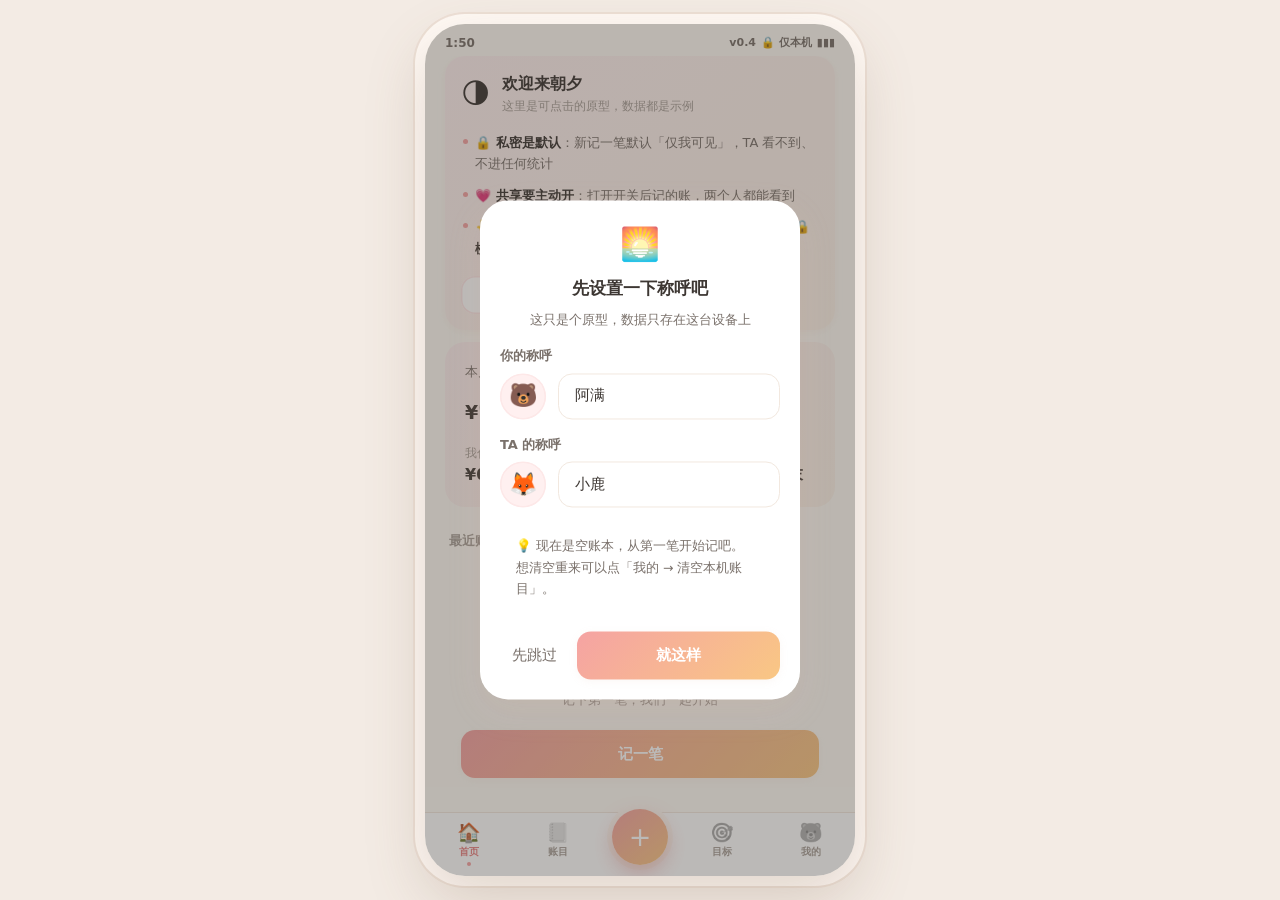
<file: index.html>
<!DOCTYPE html>
<html lang="zh-CN">
<head>
<meta charset="UTF-8">
<meta name="viewport" content="width=device-width, initial-scale=1, maximum-scale=1, viewport-fit=cover">
<meta name="theme-color" content="#FFFBF5">
<meta name="apple-mobile-web-app-capable" content="yes">
<meta name="apple-mobile-web-app-status-bar-style" content="default">
<meta name="color-scheme" content="light dark">
<title>朝夕 Husafe · 两个人一本账</title>
<link rel="stylesheet" href="css/app.css">
<link rel="icon" href="data:image/svg+xml,<svg xmlns='http://www.w3.org/2000/svg' viewBox='0 0 100 100'><text y='.9em' font-size='90'>🌅</text></svg>">
<script>
  // 尽早应用主题，避免深色模式下白屏闪一下
  (function () {
    try {
      var raw = localStorage.getItem('husafe.state.v1') || localStorage.getItem('mochi.state.v1');
      var t = raw ? (JSON.parse(raw).theme || 'auto') : 'auto';
      if (t !== 'auto') document.documentElement.setAttribute('data-theme', t);
    } catch (e) {}
  })();
</script>
</head>
<body>

<div id="phone">

  <!-- 状态栏（装饰） -->
  <div class="statusbar">
    <span id="sb-time">9:41</span>
    <span class="sb-right">
      <span id="build-tag">v0.4</span>
      <span>🔒 仅本机</span><span>▮▮▮</span>
    </span>
  </div>

  <!-- 主滚动区 -->
  <main class="screen" id="screen"></main>

  <!-- 底部导航 -->
  <nav class="tabbar" id="tabbar"></nav>

  <!-- 遮罩 / 记账弹层 / 通用弹窗 / Toast -->
  <div class="scrim" id="scrim"></div>
  <div class="sheet" id="sheet"></div>
  <div class="modal" id="modal"></div>
  <div class="toast" id="toast"></div>

</div>

<script src="js/data.js"></script>
<script src="js/sync.js"></script>
<script src="js/config.js"></script>
<script src="js/app.js"></script>
<script>
  /* ------------------------------------------------------------------
     缓存穿透（重要）
     
     GitHub Pages 给 .js 文件设了约 10 分钟的缓存，而且普通刷新
     （甚至 Ctrl+Shift+R）有时也绕不过它。
     结果就是：代码已经传到服务器了，浏览器却还在用旧版本 ——
     表现为「改了代码但页面没变化」。
     
     这段在页面加载后立刻用带时间戳的地址重新取一次 app.js，
     只为了校验版本。如果发现服务器版本更新，就自动重新加载页面
     （带 ?v= 参数，强制走新文件）。
     
     整个过程最多发生一次，不会循环。
     ------------------------------------------------------------------ */
  (function freshBoot() {
    if (location.search.indexOf('v=') >= 0) return;   // 已经带版本参数了，不再折腾
    fetch('js/app.js?t=' + Date.now())
      .then(function (r) { return r.text(); })
      .then(function (code) {
        var m = code.match(/BUILD = '(v[\d.]+)'/);
        var remote = m ? m[1] : null;
        var shown = document.getElementById('build-tag');
        var local = shown ? shown.textContent.trim() : null;
        // 服务器版本和页面上显示的不一样 → 说明用的是缓存，强制重载
        if (remote && local && remote !== local) {
          var u = location.pathname + '?v=' + Date.now();
          location.replace(u);
        }
      })
      .catch(function () { /* 离线或 file:// 打开，忽略 */ });
  })();
</script>
<script>
  /* ------------------------------------------------------------------
     启动顺序很重要：
       1. 同步读 localStorage 里的配置（已有配置时立即可用）
       2. 否则异步读同目录的 husafe-config.json
       3. 配置就绪后再启动同步 —— 否则异步配置还没回来，
          startSync 就已经跑完并跳过了，刷新后会出现「登录了却不同步」
     ------------------------------------------------------------------ */
  (function initSync() {
    if (typeof HusafeSync === 'undefined') return;

    // 优先用内联配置（js/config.js）—— 这个不需要服务器，双击也能用
    var inline = (typeof window !== 'undefined' && window.HUSAFE_CONFIG) || null;
    var fromLS = null;
    try { fromLS = JSON.parse(localStorage.getItem('husafe.cfg') || 'null'); } catch (e) {}

    function boot(cfg) {
      if (!cfg || !cfg.url || !cfg.anonKey) return;      // 纯本地模式
      HusafeSync.configure(cfg);
      try { startSync(); } catch (e) { console.warn('同步启动失败：', e); }
      try { render(); } catch (e) {}                      // 让「我的」页反映登录状态
    }

    if (inline && inline.url && inline.anonKey) { boot(inline); return; }
    if (fromLS && fromLS.url && fromLS.anonKey) { boot(fromLS); return; }

    // 兜底：读同目录的 husafe-config.json。
    // 用 file:// 打开时这个 fetch 会被拦，属正常情况，静默忽略。
    fetch('husafe-config.json')
      .then(function (r) { return r.ok ? r.json() : null; })
      .then(boot)
      .catch(function () { /* 纯本地模式 */ });
  })();
</script>
<script>
  // 状态栏时间
  (function tick() {
    const el = document.getElementById('sb-time');
    if (!el) return;
    const d = new Date();
    el.textContent = d.getHours() + ':' + String(d.getMinutes()).padStart(2, '0');
    setTimeout(tick, 30000);
  })();
</script>

</body>
</html>
</file>
<file: css/app.css>
/* ==========================================================================
   朝夕 Husafe · 两个人一本账 — 设计系统
   风格：温柔治愈 / 奶油浅粉 / 大圆角，含深色模式
   Token 与 docs/03-视觉规范.md 一一对应
   ========================================================================== */

:root {
  /* ---- 主色板 ---- */
  --cream:      #FFFBF5;
  --surface:    #FFFFFF;
  --pink:       #F5A3A3;
  --pink-deep:  #E88585;
  --pink-soft:  #FDE8E8;
  --pink-mist:  #FFF0F0;
  --peach:      #F9C784;
  --ink:        #3D3733;
  --ink-mid:    #7A716B;
  --ink-soft:   #A89F98;
  --line:       #F2E8DF;

  /* ---- 功能色（克制） ---- */
  --mint:   #8FD3B6;
  --amber:  #F0B775;
  --coral:  #EE8B7A;

  /* ---- 私密账目（低调，不隐藏） ---- */
  --private-bg: #FAF7F4;
  --private-bar: #DED3C9;

  /* ---- 字体 ---- */
  --font: "PingFang SC", "HarmonyOS Sans SC", "Microsoft YaHei",
          -apple-system, BlinkMacSystemFont, system-ui, sans-serif;

  /* ---- 间距 ---- */
  --sp-1: 4px;  --sp-2: 8px;  --sp-3: 12px; --sp-4: 16px;
  --sp-5: 20px; --sp-6: 24px; --sp-8: 32px;

  /* ---- 圆角 ---- */
  --r-sm: 10px; --r-md: 14px; --r-lg: 20px; --r-xl: 28px; --r-full: 999px;

  /* ---- 阴影（暖棕，非黑） ---- */
  --shadow-sm: 0 2px 8px rgba(214, 178, 160, 0.10);
  --shadow-md: 0 6px 20px rgba(214, 178, 160, 0.14);
  --shadow-lg: 0 12px 32px rgba(214, 178, 160, 0.18);

  --tabbar-h: 64px;
}

/* ==========================================================================
   深色模式
   覆盖 --line / --surface 这类整块颜色即可，因为组件一律引用 var()。
   暗色不用纯黑，用暖深棕，保持治愈感。
   ========================================================================== */

:root[data-theme="dark"] {
  --cream:      #241F1C;
  --surface:    #332C28;
  --pink:       #E89494;
  --pink-deep:  #F0A9A9;
  --pink-soft:  rgba(232, 148, 148, 0.16);
  --pink-mist:  rgba(232, 148, 148, 0.10);
  --peach:      #E0B177;
  --ink:        #F5EDE7;
  --ink-mid:    #C4B8AE;
  --ink-soft:   #97897E;
  --line:       #423A35;

  --mint:  #7BC4A4;
  --amber: #DB9F5E;
  --coral: #E27C68;

  --private-bg:  #2B2521;
  --private-bar: #4A4038;

  --shadow-sm: 0 2px 8px rgba(0, 0, 0, 0.30);
  --shadow-md: 0 6px 20px rgba(0, 0, 0, 0.38);
  --shadow-lg: 0 12px 32px rgba(0, 0, 0, 0.48);
}

@media (prefers-color-scheme: dark) {
  :root:not([data-theme="light"]) {
    --cream:      #241F1C;
    --surface:    #332C28;
    --pink:       #E89494;
    --pink-deep:  #F0A9A9;
    --pink-soft:  rgba(232, 148, 148, 0.16);
    --pink-mist:  rgba(232, 148, 148, 0.10);
    --peach:      #E0B177;
    --ink:        #F5EDE7;
    --ink-mid:    #C4B8AE;
    --ink-soft:   #97897E;
    --line:       #423A35;
    --mint:  #7BC4A4;
    --amber: #DB9F5E;
    --coral: #E27C68;
    --private-bg:  #2B2521;
    --private-bar: #4A4038;
    --shadow-sm: 0 2px 8px rgba(0, 0, 0, 0.30);
    --shadow-md: 0 6px 20px rgba(0, 0, 0, 0.38);
    --shadow-lg: 0 12px 32px rgba(0, 0, 0, 0.48);
  }
}

/* 深色下这几处渐变底需要单独调暗，否则亮得刺眼 */
:root[data-theme="dark"] .hero,
:root[data-theme="dark"] .onboard,
:root[data-theme="dark"] .couple-card {
  background: linear-gradient(140deg, rgba(232,148,148,0.14) 0%, rgba(249,199,132,0.10) 100%);
}
:root[data-theme="dark"] .alert-bar {
  background: linear-gradient(120deg, rgba(219,159,94,0.18), rgba(226,124,104,0.16));
}
:root[data-theme="dark"] .goal-item.done {
  background: linear-gradient(140deg, rgba(123,196,164,0.16) 0%, rgba(123,196,164,0.06) 100%);
}
:root[data-theme="dark"] .toast {
  background: rgba(245, 237, 231, 0.92);
  color: #241F1C;
}

@media (prefers-color-scheme: dark) {
  :root:not([data-theme="light"]) .hero,
  :root:not([data-theme="light"]) .onboard,
  :root:not([data-theme="light"]) .couple-card {
    background: linear-gradient(140deg, rgba(232,148,148,0.14) 0%, rgba(249,199,132,0.10) 100%);
  }
  :root:not([data-theme="light"]) .alert-bar {
    background: linear-gradient(120deg, rgba(219,159,94,0.18), rgba(226,124,104,0.16));
  }
  :root:not([data-theme="light"]) .goal-item.done {
    background: linear-gradient(140deg, rgba(123,196,164,0.16) 0%, rgba(123,196,164,0.06) 100%);
  }
  :root:not([data-theme="light"]) .toast {
    background: rgba(245, 237, 231, 0.92);
    color: #241F1C;
  }
}

/* ==========================  基础重置  ========================== */

* { box-sizing: border-box; -webkit-tap-highlight-color: transparent; }

html, body {
  margin: 0; padding: 0;
  font-family: var(--font);
  color: var(--ink);
  background: #F3EBE4;
  font-size: 15px;
  line-height: 1.5;
  -webkit-font-smoothing: antialiased;
}

button { font-family: inherit; border: none; background: none; cursor: pointer; color: inherit; }
input, textarea, select { font-family: inherit; font-size: inherit; color: inherit; }
ul { margin: 0; padding: 0; list-style: none; }
h1, h2, h3, h4, p { margin: 0; }

/* ==========================  手机外框  ========================== */

#phone {
  position: relative;
  width: 100%;
  max-width: 430px;
  height: 100vh;
  height: 100dvh;
  margin: 0 auto;
  background: var(--cream);
  display: flex;
  flex-direction: column;
  overflow: hidden;
}

/* 桌面端：显示为居中的手机框 */
@media (min-width: 768px) {
  body { display: flex; align-items: center; justify-content: center; padding: 24px 0; }
  #phone {
    height: min(880px, calc(100vh - 48px));
    border-radius: 40px;
    box-shadow: 0 24px 60px rgba(120, 90, 70, 0.22), 0 0 0 10px #FFF9F4, 0 0 0 12px #EDE0D6;
  }
}

/* Status bar (装饰) */
.statusbar {
  display: flex; justify-content: space-between; align-items: center;
  padding: 10px var(--sp-5) 4px;
  font-size: 12px; font-weight: 600; color: var(--ink-mid);
  flex: none;
}
.statusbar .sb-right { display: flex; gap: 5px; align-items: center; font-size: 11px; }

/* ==========================  顶栏  ========================== */

.topbar {
  flex: none;
  padding: var(--sp-2) var(--sp-5) var(--sp-3);
  display: flex; align-items: center; justify-content: space-between;
  gap: var(--sp-3);
  background: var(--cream);
}
.topbar .tb-title { font-size: 22px; font-weight: 700; letter-spacing: -0.3px; }
.topbar .tb-sub { font-size: 13px; color: var(--ink-soft); margin-top: 1px; }
.topbar .tb-actions { display: flex; gap: var(--sp-2); }

.icon-btn {
  width: 40px; height: 40px; border-radius: var(--r-full);
  background: var(--surface); box-shadow: var(--shadow-sm);
  display: flex; align-items: center; justify-content: center;
  font-size: 17px; transition: transform 150ms;
}
.icon-btn:active { transform: scale(0.94); }

/* ==========================  滚动区  ========================== */

.screen {
  flex: 1 1 auto;
  overflow-y: auto;
  overflow-x: hidden;
  padding: 0 var(--sp-5) calc(var(--tabbar-h) + 40px);
  scrollbar-width: none;
  -webkit-overflow-scrolling: touch;
}
.screen::-webkit-scrollbar { display: none; }

.screen-enter { animation: screenIn 220ms ease-out; }
@keyframes screenIn {
  from { opacity: 0; transform: translateY(8px); }
  to   { opacity: 1; transform: translateY(0); }
}

/* ==========================  卡片  ========================== */

.card {
  background: var(--surface);
  border-radius: var(--r-lg);
  padding: var(--sp-4);
  box-shadow: var(--shadow-sm);
  margin-bottom: var(--sp-3);
}

.card-title {
  display: flex; align-items: center; justify-content: space-between;
  font-size: 15px; font-weight: 600; margin-bottom: var(--sp-3);
}
.card-title .ct-link { font-size: 13px; font-weight: 500; color: var(--pink-deep); }

.section-label {
  font-size: 13px; font-weight: 600; color: var(--ink-soft);
  margin: var(--sp-6) 0 var(--sp-2) var(--sp-1);
}

/* ==========================  首页：共用概览  ========================== */

.hero {
  background: linear-gradient(140deg, #FFF0F0 0%, #FDF3E9 100%);
  border-radius: var(--r-lg);
  padding: var(--sp-5);
  margin-bottom: var(--sp-3);
}
.hero-label { font-size: 13px; color: var(--ink-mid); }
.hero-amount {
  font-size: 32px; font-weight: 700; letter-spacing: -1px;
  font-variant-numeric: tabular-nums;
  margin: 2px 0 var(--sp-3);
}
.hero-amount .cur { font-size: 19px; font-weight: 600; margin-right: 1px; }
.hero-split { display: flex; gap: var(--sp-5); }
.hero-split .hs-item { flex: 1; }
.hero-split .hs-k { font-size: 12px; color: var(--ink-soft); }
.hero-split .hs-v {
  font-size: 16px; font-weight: 600; font-variant-numeric: tabular-nums;
  margin-top: 1px;
}

/* ==========================  预算条  ========================== */

.budget-row { margin-bottom: var(--sp-3); }
.budget-row:last-child { margin-bottom: 0; }
.budget-head {
  display: flex; justify-content: space-between; align-items: baseline;
  font-size: 13px; margin-bottom: 6px;
}
.budget-head .bh-name { display: flex; align-items: center; gap: 5px; color: var(--ink-mid); }
.budget-head .bh-val { font-weight: 600; font-variant-numeric: tabular-nums; }
.bar {
  height: 8px; border-radius: var(--r-full);
  background: var(--line); overflow: hidden;
}
.bar-fill {
  height: 100%; border-radius: var(--r-full);
  background: linear-gradient(90deg, var(--pink), var(--peach));
  transition: width 600ms ease-out;
}
.bar-fill.warn  { background: linear-gradient(90deg, var(--peach), var(--amber)); }
.bar-fill.over  { background: linear-gradient(90deg, var(--amber), var(--coral)); }
.budget-hint { font-size: 12px; color: var(--ink-soft); margin-top: 6px; }

/* ==========================  目标进度环  ========================== */

.goal-card { display: flex; align-items: center; gap: var(--sp-4); }
.ring { position: relative; flex: none; }
.ring svg { display: block; transform: rotate(-90deg); }
.ring-label {
  position: absolute; inset: 0;
  display: flex; flex-direction: column; align-items: center; justify-content: center;
}
.ring-pct { font-size: 19px; font-weight: 700; color: var(--pink-deep); font-variant-numeric: tabular-nums; }
.ring-pct.done { color: #4FAE86; }
.ring-sub { font-size: 10px; color: var(--ink-soft); margin-top: -1px; }

.goal-info { flex: 1; min-width: 0; }
.goal-name { font-size: 17px; font-weight: 700; display: flex; align-items: center; gap: 6px; }
.goal-meta { font-size: 13px; color: var(--ink-mid); margin-top: 4px; }
.goal-meta strong { color: var(--ink); font-variant-numeric: tabular-nums; }
.goal-days { font-size: 12px; color: var(--ink-soft); margin-top: 6px; }

/* ==========================  账目列表  ========================== */

.day-group { margin-bottom: var(--sp-3); }
.day-head {
  display: flex; justify-content: space-between; align-items: baseline;
  font-size: 12px; color: var(--ink-soft); padding: 0 var(--sp-1) 6px;
}
.day-head .dh-sum { font-variant-numeric: tabular-nums; font-weight: 600; color: var(--ink-mid); }

.rec {
  display: flex; align-items: center; gap: var(--sp-3);
  background: var(--surface);
  padding: var(--sp-3) var(--sp-4);
  border-radius: var(--r-md);
  margin-bottom: 6px;
  box-shadow: var(--shadow-sm);
  position: relative; overflow: hidden;
  transition: transform 150ms;
}
.rec:active { transform: scale(0.99); }

/* 私密账目：低调处理，不做隐藏式遮罩 */
.rec.is-private { background: var(--private-bg); box-shadow: none; }
.rec.is-private::before {
  content: ""; position: absolute; left: 0; top: 0; bottom: 0;
  width: 3px; background: var(--private-bar);
}

.rec-icon {
  width: 40px; height: 40px; flex: none;
  border-radius: var(--r-md);
  background: var(--pink-mist);
  display: flex; align-items: center; justify-content: center; font-size: 19px;
}
.rec-body { flex: 1; min-width: 0; }
.rec-name {
  font-size: 15px; font-weight: 500;
  display: flex; align-items: center; gap: 6px;
}
.rec-sub {
  font-size: 12px; color: var(--ink-soft); margin-top: 2px;
  white-space: nowrap; overflow: hidden; text-overflow: ellipsis;
}
.rec-amt {
  flex: none; text-align: right;
  font-size: 16px; font-weight: 700; font-variant-numeric: tabular-nums;
}
.rec-amt.income { color: #4FAE86; }
.rec-amt .rec-amt-sub { display: block; font-size: 11px; font-weight: 500; color: var(--ink-soft); }

/* 徽标 */
.badge {
  display: inline-flex; align-items: center; gap: 3px;
  font-size: 10px; font-weight: 600;
  padding: 1px 6px; border-radius: var(--r-full);
  line-height: 1.6;
}
.badge-shared  { background: var(--pink-soft); color: var(--pink-deep); }
.badge-private { background: #EFE8E1; color: #8C8177; }
.badge-goal    { background: #E6F6EF; color: #4FAE86; }

/* 筛选胶囊 */
.chips {
  display: flex; gap: var(--sp-2); overflow-x: auto;
  padding: var(--sp-2) 0 var(--sp-3);
  scrollbar-width: none;
}
.chips::-webkit-scrollbar { display: none; }
.chip {
  flex: none; padding: 7px 14px; border-radius: var(--r-full);
  background: var(--surface); box-shadow: var(--shadow-sm);
  font-size: 13px; font-weight: 500; color: var(--ink-mid);
  transition: all 180ms;
}
.chip.on {
  background: linear-gradient(135deg, var(--pink), var(--peach));
  color: #fff; font-weight: 600;
}

/* ==========================  统计  ========================== */

.seg {
  display: flex; background: var(--surface);
  border-radius: var(--r-full); padding: 3px; box-shadow: var(--shadow-sm);
  margin-bottom: var(--sp-4);
}
.seg-item {
  flex: 1; text-align: center; padding: 8px 0;
  font-size: 13px; font-weight: 600; color: var(--ink-soft);
  border-radius: var(--r-full); transition: all 200ms;
}
.seg-item.on {
  background: linear-gradient(135deg, var(--pink), var(--peach));
  color: #fff;
}

.donut-wrap { display: flex; align-items: center; gap: var(--sp-4); }
.donut-center { position: absolute; inset: 0; display: flex; flex-direction: column;
  align-items: center; justify-content: center; }
.donut-center .dc-k { font-size: 11px; color: var(--ink-soft); }
.donut-center .dc-v { font-size: 17px; font-weight: 700; font-variant-numeric: tabular-nums; }

.legend { flex: 1; min-width: 0; }
.legend-item {
  display: flex; align-items: center; gap: var(--sp-2);
  font-size: 13px; padding: 3px 0;
}
.legend-dot { width: 9px; height: 9px; border-radius: var(--r-full); flex: none; }
.legend-name { flex: 1; color: var(--ink-mid); }
.legend-val { font-weight: 600; font-variant-numeric: tabular-nums; }

.rank-row { margin-bottom: var(--sp-3); }
.rank-row:last-child { margin-bottom: 0; }
.rank-head { display: flex; justify-content: space-between; font-size: 13px; margin-bottom: 5px; }
.rank-head .rk-pct { color: var(--ink-soft); font-variant-numeric: tabular-nums; }

.trend { display: flex; align-items: flex-end; justify-content: space-between; height: 120px; gap: 6px; }
.trend-col { flex: 1; display: flex; flex-direction: column; align-items: center; height: 100%; justify-content: flex-end; }
.trend-bar {
  width: 100%; max-width: 26px; border-radius: 6px 6px 3px 3px;
  background: var(--pink-soft); transition: height 600ms ease-out;
}
.trend-bar.on { background: linear-gradient(180deg, var(--pink), var(--peach)); }
.trend-lbl { font-size: 11px; color: var(--ink-soft); margin-top: 6px; }
.trend-lbl.on { color: var(--pink-deep); font-weight: 600; }

.insight {
  display: flex; gap: var(--sp-2);
  background: var(--pink-mist); border-radius: var(--r-md);
  padding: var(--sp-3); font-size: 13px; color: var(--ink-mid);
  margin-top: var(--sp-3);
}

/* ==========================  分类预算  ========================== */

.budget-item { margin-bottom: var(--sp-4); }
.budget-item:last-child { margin-bottom: 0; }

/* 预算编辑行 */
.budget-edit {
  display: flex; align-items: center; gap: var(--sp-3);
  padding: var(--sp-2) 0; border-bottom: 1px solid var(--line);
}
.budget-edit:last-child { border-bottom: none; }
.budget-edit .be-ico {
  width: 34px; height: 34px; flex: none; border-radius: var(--r-sm);
  background: var(--pink-mist);
  display: flex; align-items: center; justify-content: center; font-size: 17px;
}
.budget-edit .be-name { flex: 1; min-width: 0; font-size: 14px; font-weight: 500; }
.budget-edit .be-suggest { font-size: 11px; color: var(--ink-soft); margin-top: 1px; }
.budget-edit .be-input {
  width: 96px; flex: none; height: 38px; text-align: right;
  padding: 0 var(--sp-2); border-radius: var(--r-sm);
  border: 1.5px solid var(--line); background: var(--surface); outline: none;
  font-variant-numeric: tabular-nums;
}
.budget-edit .be-input:focus { border-color: var(--pink); }
.budget-edit.on .be-input { border-color: var(--pink); background: var(--pink-mist); }

/* 预算合计条 */
.budget-total {
  display: flex; align-items: center; justify-content: space-between;
  background: var(--pink-mist); border-radius: var(--r-md);
  padding: var(--sp-3) var(--sp-4); margin-bottom: var(--sp-4);
  font-size: 13px; color: var(--ink-mid);
}
.budget-total b { font-size: 16px; color: var(--ink); font-variant-numeric: tabular-nums; }

/* 首页预算提醒 */
.alert-bar {
  display: flex; gap: var(--sp-2); align-items: flex-start;
  background: linear-gradient(120deg, #FFF4E6, #FDE8E8);
  border-radius: var(--r-md); padding: var(--sp-3) var(--sp-4);
  font-size: 13px; color: var(--ink-mid); line-height: 1.6;
  margin-bottom: var(--sp-3);
}
.alert-bar b { color: var(--coral); font-weight: 600; }

/* ==========================  主题选择器  ========================== */

.theme-picker { display: flex; gap: var(--sp-2); }
.theme-opt {
  flex: 1; display: flex; flex-direction: column; align-items: center; gap: 5px;
  padding: var(--sp-3) var(--sp-2); border-radius: var(--r-md);
  border: 1.5px solid var(--line); background: var(--surface);
  transition: all 180ms;
}
.theme-opt .to-ico { font-size: 21px; line-height: 1; }
.theme-opt .to-name { font-size: 12px; font-weight: 600; color: var(--ink-mid); }
.theme-opt.on {
  border-color: var(--pink); background: var(--pink-mist);
}
.theme-opt.on .to-name { color: var(--pink-deep); }
.theme-opt:active { transform: scale(0.97); }

/* ==========================  首次设置  ========================== */

.setup-row { display: flex; gap: var(--sp-3); align-items: center; }
.avatar-pick {
  width: 46px; height: 46px; flex: none;
  border-radius: var(--r-full);
  background: var(--pink-mist);
  box-shadow: inset 0 0 0 1.5px var(--pink-soft);
  font-size: 23px; line-height: 1;
  display: flex; align-items: center; justify-content: center;
  transition: transform 140ms;
}
.avatar-pick:active { transform: scale(0.9); }

/* ==========================  目标页  ========================== */

.goal-item {
  background: var(--surface); border-radius: var(--r-lg);
  padding: var(--sp-4); box-shadow: var(--shadow-sm); margin-bottom: var(--sp-3);
}
.goal-item.done { background: linear-gradient(140deg, #EAF8F1 0%, #F7FDFA 100%); }
.goal-top { display: flex; align-items: center; gap: var(--sp-3); }
.goal-emoji {
  width: 44px; height: 44px; border-radius: var(--r-md);
  background: var(--pink-mist); display: flex; align-items: center;
  justify-content: center; font-size: 22px; flex: none;
}
.goal-amt { font-size: 14px; color: var(--ink-mid); margin-top: var(--sp-3);
  font-variant-numeric: tabular-nums; }
.goal-amt strong { color: var(--ink); font-size: 16px; }
.goal-actions { display: flex; gap: var(--sp-2); margin-top: var(--sp-3); }

/* ==========================  按钮  ========================== */

.btn {
  display: flex; align-items: center; justify-content: center; gap: 6px;
  width: 100%; height: 48px; min-height: 48px;
  border-radius: var(--r-md); font-size: 15px; font-weight: 600;
  transition: transform 150ms, box-shadow 150ms;
}
.btn:active { transform: scale(0.98); }
.btn-primary {
  background: linear-gradient(135deg, var(--pink), var(--peach));
  color: #fff; box-shadow: var(--shadow-sm);
}
.btn-secondary {
  background: var(--surface); color: var(--pink-deep);
  box-shadow: inset 0 0 0 1.5px var(--pink-soft);
}
.btn-ghost { background: none; color: var(--ink-mid); font-weight: 500; height: 44px; }
.btn-danger { background: #FDEDEA; color: #C96A58; }
.btn-sm { height: 38px; min-height: 38px; font-size: 13px; width: auto; padding: 0 var(--sp-4); }

/* ==========================  表单  ========================== */

.field { margin-bottom: var(--sp-4); }
.field-label { font-size: 13px; font-weight: 600; color: var(--ink-mid); margin-bottom: 7px; }
.input {
  width: 100%; height: 46px; padding: 0 var(--sp-4);
  background: var(--surface); border-radius: var(--r-md);
  border: 1.5px solid var(--line); outline: none;
  transition: border-color 180ms;
}
.input:focus { border-color: var(--pink); }
.input::placeholder { color: var(--ink-soft); }
textarea.input { height: auto; padding: var(--sp-3) var(--sp-4); resize: none; }

.switch {
  width: 50px; height: 29px; border-radius: var(--r-full);
  background: var(--line); position: relative; flex: none;
  transition: background 220ms;
}
.switch::after {
  content: ""; position: absolute; top: 3px; left: 3px;
  width: 23px; height: 23px; border-radius: var(--r-full);
  background: #fff; box-shadow: 0 1px 4px rgba(150,120,100,0.25);
  transition: transform 220ms cubic-bezier(.32,.72,0,1);
}
.switch.on { background: linear-gradient(135deg, var(--pink), var(--peach)); }
.switch.on::after { transform: translateX(21px); }

/* 选项组 */
.opts { display: flex; gap: var(--sp-2); flex-wrap: wrap; }
.opt {
  flex: 1; min-width: 0; padding: 10px 6px; text-align: center;
  background: var(--surface); border-radius: var(--r-md);
  border: 1.5px solid var(--line);
  font-size: 13px; font-weight: 500; color: var(--ink-mid);
  transition: all 180ms;
}
.opt.on {
  border-color: var(--pink); background: var(--pink-mist);
  color: var(--pink-deep); font-weight: 600;
}
.opt .opt-sub { display: block; font-size: 11px; color: var(--ink-soft); margin-top: 1px; font-weight: 500; }
.opt.on .opt-sub { color: var(--pink-deep); opacity: 0.75; }

/* 白话预览 —— 消除分摊理解成本的关键组件 */
.plain-preview {
  background: var(--pink-mist); border-radius: var(--r-md);
  padding: var(--sp-3) var(--sp-4);
  font-size: 13px; color: var(--ink-mid); line-height: 1.6;
  display: flex; gap: var(--sp-2);
}
.plain-preview strong { color: var(--pink-deep); font-variant-numeric: tabular-nums; }

/* ==========================  记账页（全屏弹层）  ========================== */

.sheet {
  position: absolute; inset: 0; z-index: 60;
  display: flex; flex-direction: column;
  background: var(--cream);
  transform: translateY(100%);
  transition: transform 300ms cubic-bezier(.32,.72,0,1);
  visibility: hidden;
}
.sheet.open { transform: translateY(0); visibility: visible; }
.sheet-head {
  flex: none; display: flex; align-items: center; justify-content: space-between;
  padding: var(--sp-4) var(--sp-5) var(--sp-3);
}
.sheet-head .sheet-title { font-size: 17px; font-weight: 700; }
.sheet-body { flex: 1; overflow-y: auto; padding: 0 var(--sp-5) var(--sp-4); scrollbar-width: none; }
.sheet-body::-webkit-scrollbar { display: none; }
.sheet-foot { flex: none; padding: var(--sp-3) var(--sp-5) calc(var(--sp-4) + env(safe-area-inset-bottom)); background: var(--cream); }

/* 遮罩 */
.scrim {
  position: absolute; inset: 0; z-index: 55;
  background: rgba(61, 55, 51, 0.35);
  opacity: 0; visibility: hidden; transition: opacity 260ms;
}
.scrim.open { opacity: 1; visibility: visible; }

/* 金额显示 + 小型弹层 */
.modal {
  position: absolute; left: 50%; top: 50%; z-index: 70;
  width: min(320px, calc(100% - 48px));
  transform: translate(-50%, -46%) scale(0.96);
  opacity: 0; visibility: hidden;
  background: var(--surface); border-radius: var(--r-xl);
  padding: var(--sp-5); box-shadow: var(--shadow-lg);
  transition: all 240ms cubic-bezier(.32,.72,0,1);
}
.modal.open { transform: translate(-50%, -50%) scale(1); opacity: 1; visibility: visible; }
.modal-emoji { font-size: 32px; text-align: center; }
.modal-title { font-size: 17px; font-weight: 700; text-align: center; margin-top: var(--sp-2); }
.modal-desc { font-size: 13px; color: var(--ink-mid); text-align: center; margin-top: var(--sp-2); line-height: 1.6; }
.modal-actions { display: flex; gap: var(--sp-2); margin-top: var(--sp-5); }

/* 金额盘 */
.amount-display {
  text-align: right; font-size: 34px; font-weight: 700;
  letter-spacing: -1px; font-variant-numeric: tabular-nums;
  padding: var(--sp-3) var(--sp-1) var(--sp-4);
}
.amount-display .cur { font-size: 20px; font-weight: 600; color: var(--ink-mid); margin-right: 2px; }
.amount-display.zero { color: var(--ink-soft); }

.cat-grid { display: grid; grid-template-columns: repeat(5, 1fr); gap: var(--sp-2); }
.cat-cell {
  display: flex; flex-direction: column; align-items: center; gap: 4px;
  padding: var(--sp-2) 2px; border-radius: var(--r-md);
  transition: background 180ms;
}
.cat-cell .cc-emoji { font-size: 22px; line-height: 1; }
.cat-cell .cc-name { font-size: 10px; color: var(--ink-soft); }
.cat-cell.on { background: var(--pink-soft); }
.cat-cell.on .cc-name { color: var(--pink-deep); font-weight: 600; }

.keypad { display: grid; grid-template-columns: repeat(4, 1fr); gap: var(--sp-2); }
.key {
  height: 52px; border-radius: var(--r-md);
  background: var(--surface); box-shadow: var(--shadow-sm);
  font-size: 21px; font-weight: 600; font-variant-numeric: tabular-nums;
  display: flex; align-items: center; justify-content: center;
  transition: transform 120ms, background 120ms;
}
.key:active { transform: scale(0.95); background: var(--pink-mist); }
.key-fn { background: #F7F0E9; box-shadow: none; font-size: 17px; }
.key-ok {
  grid-row: span 2;
  background: linear-gradient(160deg, var(--pink), var(--peach));
  color: #fff; font-size: 16px; font-weight: 700; box-shadow: var(--shadow-sm);
}

/* ==========================  底部导航  ========================== */

.tabbar {
  flex: none; position: relative; z-index: 40;
  height: calc(var(--tabbar-h) + env(safe-area-inset-bottom));
  padding-bottom: env(safe-area-inset-bottom);
  display: flex; align-items: stretch;
  background: rgba(255, 255, 255, 0.92);
  backdrop-filter: blur(12px);
  border-top: 1px solid var(--line);
}
.tab {
  flex: 1; display: flex; flex-direction: column;
  align-items: center; justify-content: center; gap: 3px;
  font-size: 10px; font-weight: 600; color: var(--ink-soft);
  transition: color 180ms;
}
.tab .tab-ico { font-size: 19px; line-height: 1; filter: grayscale(1); opacity: 0.5; transition: all 180ms; }
.tab.on { color: var(--pink-deep); }
.tab.on .tab-ico { filter: none; opacity: 1; }
.tab-dot { width: 4px; height: 4px; border-radius: var(--r-full); background: transparent; }
.tab.on .tab-dot { background: var(--pink); }

.tab-add { flex: 1; display: flex; align-items: center; justify-content: center; }
.tab-add .add-btn {
  width: 56px; height: 56px; margin-top: -16px;
  border-radius: var(--r-full);
  background: linear-gradient(140deg, var(--pink), var(--peach));
  color: #fff; font-size: 27px; font-weight: 300; line-height: 1;
  display: flex; align-items: center; justify-content: center;
  box-shadow: 0 8px 20px rgba(232, 133, 133, 0.42), 0 0 0 5px var(--cream);
  transition: transform 160ms;
}
.tab-add .add-btn:active { transform: scale(0.92); }

/* ==========================  首次引导  ========================== */

.onboard {
  background: linear-gradient(140deg, #FFF0F0 0%, #FDF3E9 100%);
  border-radius: var(--r-lg);
  padding: var(--sp-4);
  margin-bottom: var(--sp-3);
  box-shadow: var(--shadow-sm);
}
.ob-top { display: flex; gap: var(--sp-3); align-items: center; }
.ob-emoji { font-size: 28px; flex: none; }
.ob-title { font-size: 16px; font-weight: 700; }
.ob-sub { font-size: 12px; color: var(--ink-soft); margin-top: 1px; }
.ob-list { margin: var(--sp-3) 0 0; padding-left: 0; list-style: none; }
.ob-list li {
  font-size: 13px; color: var(--ink-mid); line-height: 1.65;
  padding: 5px 0 5px 14px; position: relative;
}
.ob-list li::before {
  content: ""; position: absolute; left: 2px; top: 12px;
  width: 5px; height: 5px; border-radius: var(--r-full); background: var(--pink);
}
.ob-list b { color: var(--ink); font-weight: 600; }
.onboard .btn { width: auto; padding: 0 var(--sp-5); }

/* ==========================  空状态  ========================== */

.empty { text-align: center; padding: var(--sp-8) var(--sp-4); }
.empty-emoji { font-size: 52px; line-height: 1; }
.empty-title { font-size: 17px; font-weight: 600; margin-top: var(--sp-4); }
.empty-desc { font-size: 13px; color: var(--ink-soft); margin-top: 6px; line-height: 1.6; }
.empty .btn { margin-top: var(--sp-5); }

/* ==========================  Toast  ========================== */

.toast {
  position: absolute; left: 50%; top: 76px; z-index: 90;
  transform: translate(-50%, -14px);
  padding: 11px 20px; border-radius: var(--r-full);
  background: rgba(61, 55, 51, 0.9); color: #fff;
  font-size: 13px; font-weight: 600; white-space: nowrap;
  opacity: 0; visibility: hidden;
  transition: all 240ms cubic-bezier(.32,.72,0,1);
  backdrop-filter: blur(6px);
}
.toast.open { opacity: 1; visibility: visible; transform: translate(-50%, 0); }

/* ==========================  情侣卡片  ========================== */

.couple-card {
  background: linear-gradient(140deg, #FFF0F0, #FDF3E9);
  border-radius: var(--r-lg); padding: var(--sp-5);
  display: flex; align-items: center; gap: var(--sp-4); margin-bottom: var(--sp-3);
}
.avatar {
  width: 54px; height: 54px; border-radius: var(--r-full);
  background: var(--surface); box-shadow: var(--shadow-sm);
  display: flex; align-items: center; justify-content: center; font-size: 26px;
  flex: none;
}
.avatar.partner { box-shadow: var(--shadow-sm), 0 0 0 2.5px var(--pink-soft); }
.couple-heart { font-size: 15px; flex: none; }
.couple-info { flex: 1; min-width: 0; }
.couple-names { font-size: 16px; font-weight: 700; }
.couple-days { font-size: 12px; color: var(--ink-mid); margin-top: 3px; }

/* ==========================  列表行  ========================== */

.row {
  display: flex; align-items: center; gap: var(--sp-3);
  padding: var(--sp-3) 0; border-bottom: 1px solid var(--line);
}
.row:last-child { border-bottom: none; }
.row .row-ico { font-size: 18px; width: 24px; text-align: center; flex: none; }
.row .row-body { flex: 1; min-width: 0; }
.row .row-k { font-size: 15px; font-weight: 500; }
.row .row-sub { font-size: 12px; color: var(--ink-soft); margin-top: 1px; }
.row .row-v { font-size: 14px; color: var(--ink-mid); font-variant-numeric: tabular-nums; }
.row .row-arrow { color: var(--ink-soft); font-size: 15px; }

/* 隐私说明块 */
.note {
  background: var(--surface); border-radius: var(--r-md);
  padding: var(--sp-3) var(--sp-4); font-size: 12.5px;
  color: var(--ink-mid); line-height: 1.7;
}
.note strong { color: var(--pink-deep); }

/* 工具类 */
.mt-2 { margin-top: var(--sp-2); }
.mt-3 { margin-top: var(--sp-3); }
.mt-4 { margin-top: var(--sp-4); }
.mt-6 { margin-top: var(--sp-6); }
.mb-4 { margin-bottom: var(--sp-4); }
.tc { text-align: center; }
.muted { color: var(--ink-soft); font-size: 12px; }
.num { font-variant-numeric: tabular-nums; }
</file>
